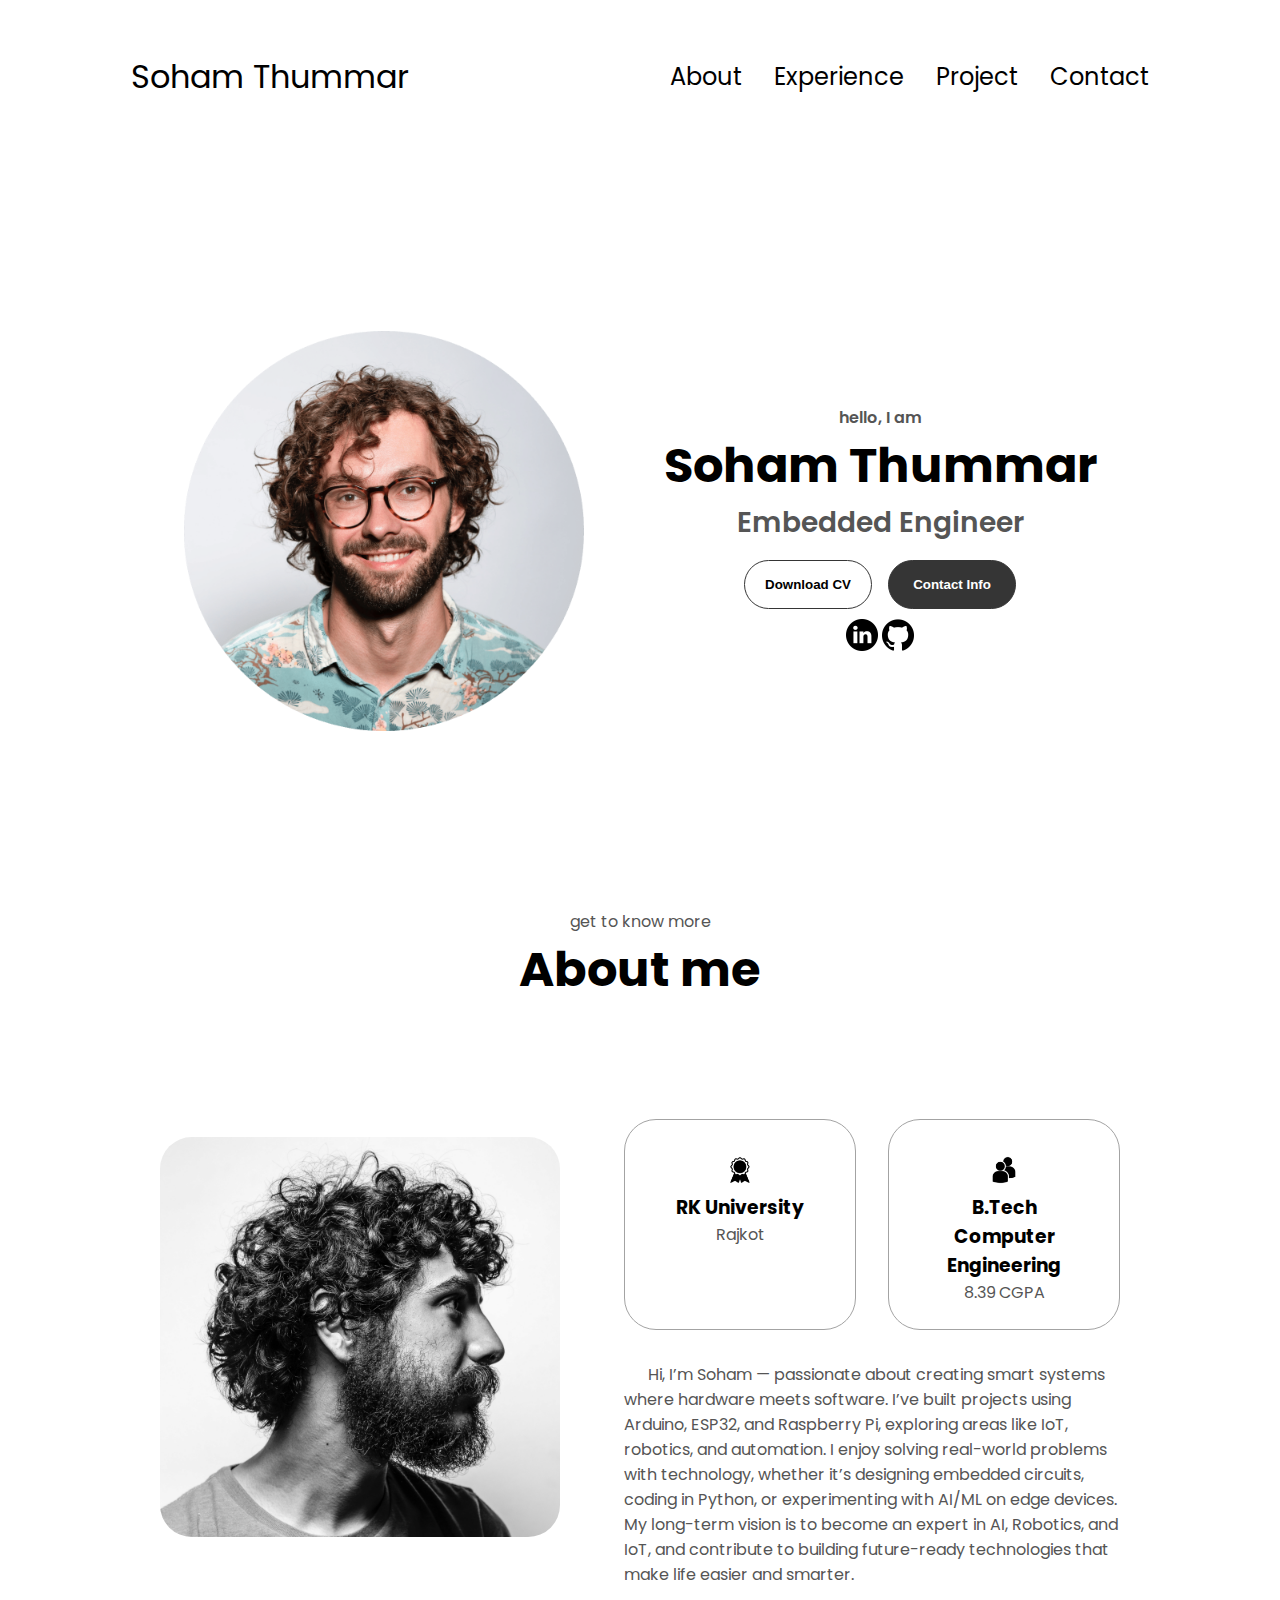
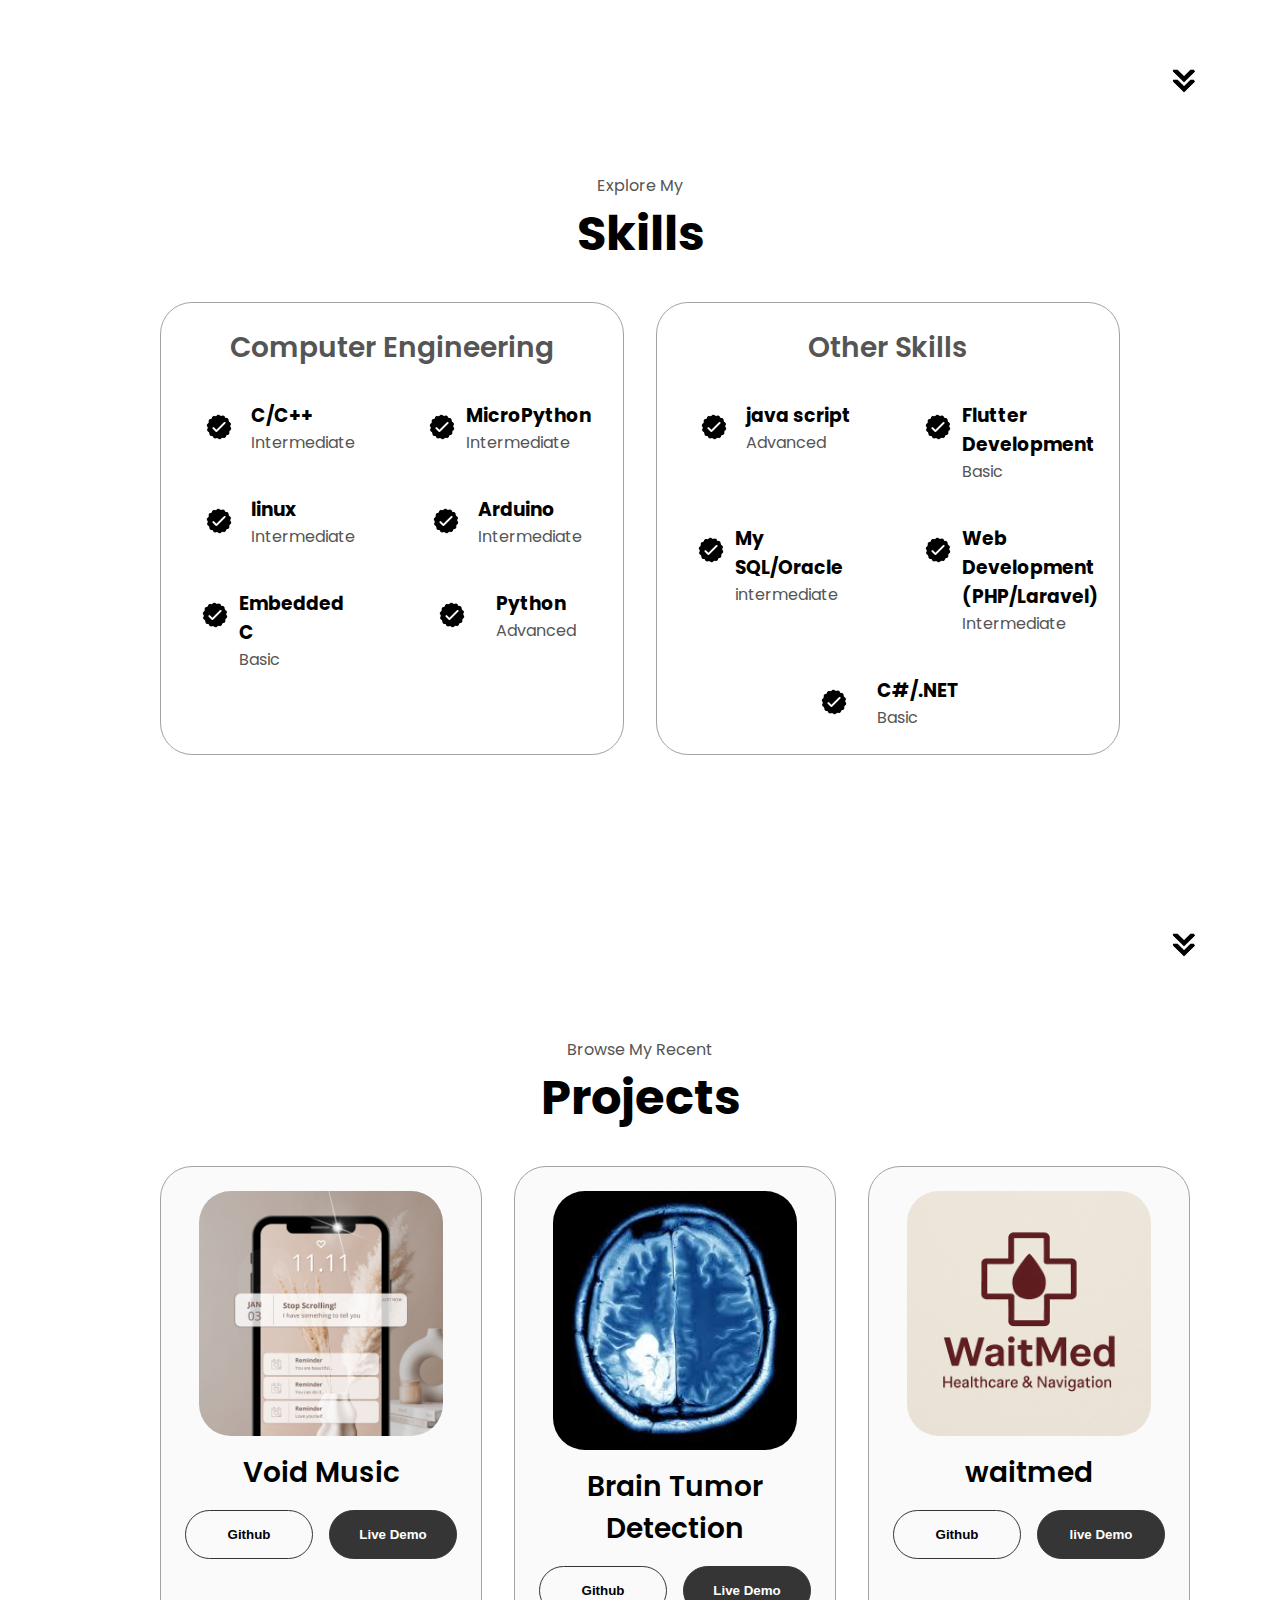
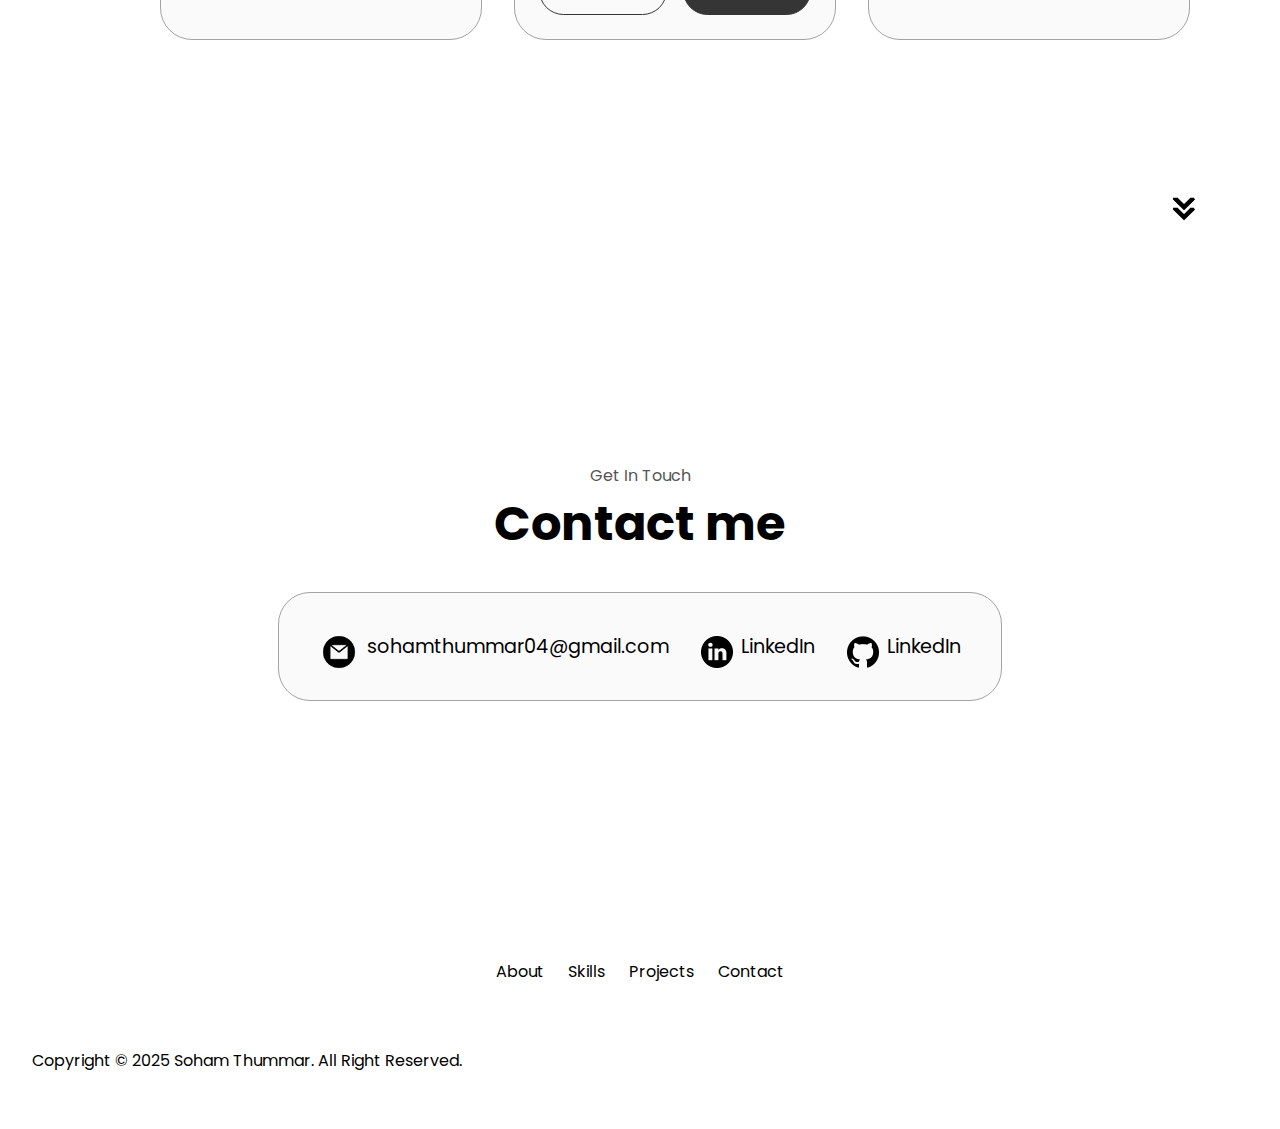
<file: index.html>
<!doctype html>
<html lang="en">
  <head>
    <meta charset="UTF-8" />
    <meta name="viewport" content="width=device-width, initial-scale=1.0" />
    <title>My Portfolio</title>

    <!-- Google Fonts -->
    <link
      href="https://fonts.googleapis.com/css2?family=Poppins:wght@300;400;500;600&display=swap"
      rel="stylesheet"
    />

    <!-- CSS Files -->
    <link rel="stylesheet" href="gui_style.css" />
    <link rel="stylesheet" href="mediaqueries.css" />

    <!-- JS -->
  </head>

  <body>
    <!-- nav bar starts -->
    <nav id="desktop-nav">
      <div class="logo">Soham Thummar</div>
      <div>
        <ul class="nav-links">
          <li><a href="#about">About</a></li>
          <li><a href="#experience">Experience</a></li>
          <li><a href="#project">Project</a></li>
          <li><a href="#contact">Contact</a></li>
        </ul>
      </div>
    </nav>
    <!-- for mobiles -->
    <nav id="hamburger-nav">
      <div class="logo">Soham Thummar</div>
      <div class="hamburger-menu">
        <div class="hamburger-icon" onclick="toggleMenu()">
          <span></span>
          <span></span>
          <span></span>
        </div>
        <div class="menu-links">
          <li><a href="#about" onclick="toggleMenu()">About</a></li>
          <li><a href="#experience" onclick="toggleMenu()">Experience</a></li>
          <li><a href="#project" onclick="toggleMenu()">Project</a></li>
          <li><a href="#contact" onclick="toggleMenu()">Contact</a></li>
        </div>
      </div>
    </nav>
    <!-- nav basr ends here -->

    <!-- hero / 1st view -->
    <section id="profile">
      <div class="section_pic-container">
        <img
          src="./assets/profile-pic.png"
          alt="Soham Thummar profile picture"
          class="profile-pic"
        />
      </div>
      <div class="section_text">
        <p class="section_text_p1">hello, I am</p>
        <h1 class="title">Soham Thummar</h1>
        <p class="section_text_p2">Embedded Engineer</p>
        <div class="btn-container">
          <button
            class="btn btn-color-2"
            onclick="window.open('./assets/resume.pdf')"
          >
            Download CV
          </button>
          <button
            class="btn btn-color-1"
            onclick="location.href = './#contact'"
          >
            Contact Info
          </button>
        </div>
        <div id="social-container">
          <img
            src="./assets/linkedin.png"
            alt="my linkedin profile"
            class="icon"
            onclick="
              location.href =
                'https://www.linkedin.com/in/soham-thummar-950803211'
            "
          />
          <img
            src="./assets/github.png"
            alt="my linkedin profile"
            class="icon"
            onclick="location.href = 'https://github.com/SOHAM-THUMMAR'"
          />
        </div>
      </div>
    </section>

    <!-- about section  -->
    <section id="about">
      <p class="section_text_p1">get to know more</p>
      <h1 class="title">About me</h1>
      <div class="section-container">
        <div class="section_pic-container">
          <img src="assets/about-pic.png" alt="profile-pic" class="about-pic" />
        </div>
        <div class="about_detail-contiainer">
          <div class="about-containers">
            <div class="details-container">
              <img
                src="./assets/experience.png"
                alt="experience icon"
                class="icon"
              />
              <h3>RK University</h3>
              <p>Rajkot</p>
            </div>
            <div class="details-container">
              <img
                src="./assets/education.png"
                alt="education icon"
                class="icon"
              />
              <h3>
                B.Tech<br />
                Computer Engineering
              </h3>
              <p>8.39 CGPA</p>
            </div>
          </div>
          <div class="text-container">
            <p>
              &nbsp;&nbsp;&nbsp;&nbsp;&nbsp;&nbsp;Hi, I’m Soham — passionate
              about creating smart systems where hardware meets software. I’ve
              built projects using Arduino, ESP32, and Raspberry Pi, exploring
              areas like IoT, robotics, and automation. I enjoy solving
              real-world problems with technology, whether it’s designing
              embedded circuits, coding in Python, or experimenting with AI/ML
              on edge devices. My long-term vision is to become an expert in AI,
              Robotics, and IoT, and contribute to building future-ready
              technologies that make life easier and smarter.
            </p>
          </div>
        </div>
      </div>
      <img
        src="./assets/arrow.png"
        alt="arrow icon"
        class="icon arrow"
        onclick="location.href = './#experience'"
      />
    </section>

    <!-- skills/experience section -->
    <section id="experience">
      <p class="section_text_p1">Explore My</p>
      <h1 class="title">Skills</h1>
      <div class="experience-details-container">
        <div class="about-containers">
          <div class="details-container">
            <h2 class="experience-sub-title">Computer Engineering</h2>
            <!-- main skills part -->
            <div class="article-container">
              <article>
                <img src="./assets/checkmark.png" alt="skills" class="icon" />
                <div>
                  <h3>C/C++</h3>
                  <p>Intermediate</p>
                </div>
              </article>

              <article>
                <img src="./assets/checkmark.png" alt="skills" class="icon" />
                <div>
                  <h3>MicroPython</h3>
                  <p>Intermediate</p>
                </div>
              </article>

              <article>
                <img src="./assets/checkmark.png" alt="skills" class="icon" />
                <div>
                  <h3>linux</h3>
                  <p>Intermediate</p>
                </div>
              </article>

              <article>
                <img src="./assets/checkmark.png" alt="skills" class="icon" />
                <div>
                  <h3>Arduino</h3>
                  <p>Intermediate</p>
                </div>
              </article>

              <article>
                <img src="./assets/checkmark.png" alt="skills" class="icon" />
                <div>
                  <h3>Embedded C</h3>
                  <p>Basic</p>
                </div>
              </article>

              <article>
                <img src="./assets/checkmark.png" alt="skills" class="icon" />
                <div>
                  <h3>Python</h3>
                  <p>Advanced</p>
                </div>
              </article>
            </div>
          </div>

          <!-- other skills part -->
          <div class="details-container">
            <h2 class="experience-sub-title">Other Skills</h2>
            <div class="article-container">
              <article>
                <img src="./assets/checkmark.png" alt="skills" class="icon" />
                <div>
                  <h3>java script</h3>
                  <p>Advanced</p>
                </div>
              </article>

              <article>
                <img src="./assets/checkmark.png" alt="skills" class="icon" />
                <div>
                  <h3>Flutter Development</h3>
                  <p>Basic</p>
                </div>
              </article>

              <article>
                <img src="./assets/checkmark.png" alt="skills" class="icon" />
                <div>
                  <h3>My SQL/Oracle</h3>
                  <p>intermediate</p>
                </div>
              </article>

              <article>
                <img src="./assets/checkmark.png" alt="skills" class="icon" />
                <div>
                  <h3>Web Development (PHP/Laravel)</h3>
                  <p>Intermediate</p>
                </div>
              </article>
              <article>
                <img src="./assets/checkmark.png" alt="skills" class="icon" />
                <div>
                  <h3>C#/.NET</h3>
                  <p>Basic</p>
                </div>
              </article>
            </div>
          </div>
        </div>
      </div>
      <img
        src="./assets/arrow.png"
        alt="arrow icon"
        class="icon arrow"
        onclick="location.href = './#project'"
      />
    </section>

    <!-- project section -->
    <section id="project">
      <p class="section_text_p1">Browse My Recent</p>
      <h1 class="title">Projects</h1>
      <div class="experience-details-container">
        <div class="about-containers">
          <div class="details-container color-container">
            <div class="article-container">
              <img
                src="./assets/project-2.png"
                alt="Project-2"
                class="project-img"
              />
            </div>
            <h2 class="experience-sub-title project-title">Void Music</h2>
            <div class="btn-container">
              <button
                class="btn btn-color-2"
                onclick="
                  location.href = 'https://github.com/SOHAM-THUMMAR/Void-Music'
                "
              >
                Github
              </button>
              <button
                class="btn btn-color-1"
                onclick="location.href = 'https://voidmusic.xo.je/'"
              >
                Live Demo
              </button>
            </div>
          </div>

          <div class="details-container color-container">
            <div class="article-container">
              <img
                src="./assets/brain.jpeg"
                alt="Project-2"
                class="project-img"
              />
            </div>
            <h2 class="experience-sub-title project-title">Brain Tumor Detection</h2>
            <div class="btn-container">
              <button
                class="btn btn-color-2"
                onclick="
                  location.href = 'https://github.com/SOHAM-THUMMAR/Brain-Tumor-Detection-Model-using-Keras'
                "
              >
                Github
              </button>
              <button disabled
                class="btn btn-color-1"
                onclick="location.href = 'https://voidmusic.xo.je/'"
              >
                Live Demo
              </button>
            </div>
          </div>

          <div class="details-container color-container">
            <div class="article-container">
              <img
                src="./assets/waitmed.png"
                alt="Project-3"
                class="project-img"
              />
            </div>
            <h2 class="experience-sub-title project-title">waitmed</h2>
            <div class="btn-container">
              <button class="btn btn-color-2" onclick="location.href = 'https://github.com/SOHAM-THUMMAR/wait_med'">
                Github
              </button>
              <button class="btn btn-color-1" onclick="location.href = 'https://github.com/SOHAM-THUMMAR/wait_med'">
                live Demo
              </button>
            </div>
          </div>
          
        </div>
      </div>
      <img
        src="./assets/arrow.png"
        alt="arrow icon"
        class="icon arrow"
        onclick="location.href = './#contact'"
      />
    </section>

    <!-- contact section -->
    <section id="contact">
      <p class="section_text_p1">Get In Touch</p>
      <h1 class="title">Contact me</h1>

      <div class="contact-info-upper-container">
        <!-- Email -->
        <div class="contact-info-container">
          <img
            src="./assets/email.png"
            alt="Email icon"
            class="icon email-icon"
          />
          <p>
            <a href="mailto:sohamthummar04@gmail.com"
              >sohamthummar04@gmail.com</a
            >
          </p>
        </div>

        <!-- LinkedIn -->
        <div class="contact-info-container">
          <img src="./assets/linkedin.png" alt="LinkedIn icon" class="icon" />
          <p>
            <a
              href="https://www.linkedin.com/in/soham-thummar-950803211"
              target="_blank"
              rel="noopener noreferrer"
              >LinkedIn</a
            >
          </p>
        </div>
        <div class="contact-info-container">
          <img src="./assets/github.png" alt="github icon" class="icon" />
          <p>
            <a
              href="https://github.com/SOHAM-THUMMAR"
              target="_blank"
              rel="noopener noreferrer"
              >LinkedIn</a
            >
          </p>
        </div>
      </div>
    </section>

    <!-- footer -->
    <footer>
      <nav>
        <div class="nav-link-container">
          <ul class="nav-link">
            <li><a href="#about">About</a></li>
            <li><a href="#experience">Skills</a></li>
            <li><a href="#project">Projects</a></li>
            <li><a href="#contact">Contact</a></li>
          </ul>
        </div>
      </nav>
      <p>Copyright &#169; 2025 Soham Thummar. All Right Reserved.</p>
    </footer>

    <script src="app.js"></script>
  </body>
</html>
</file>
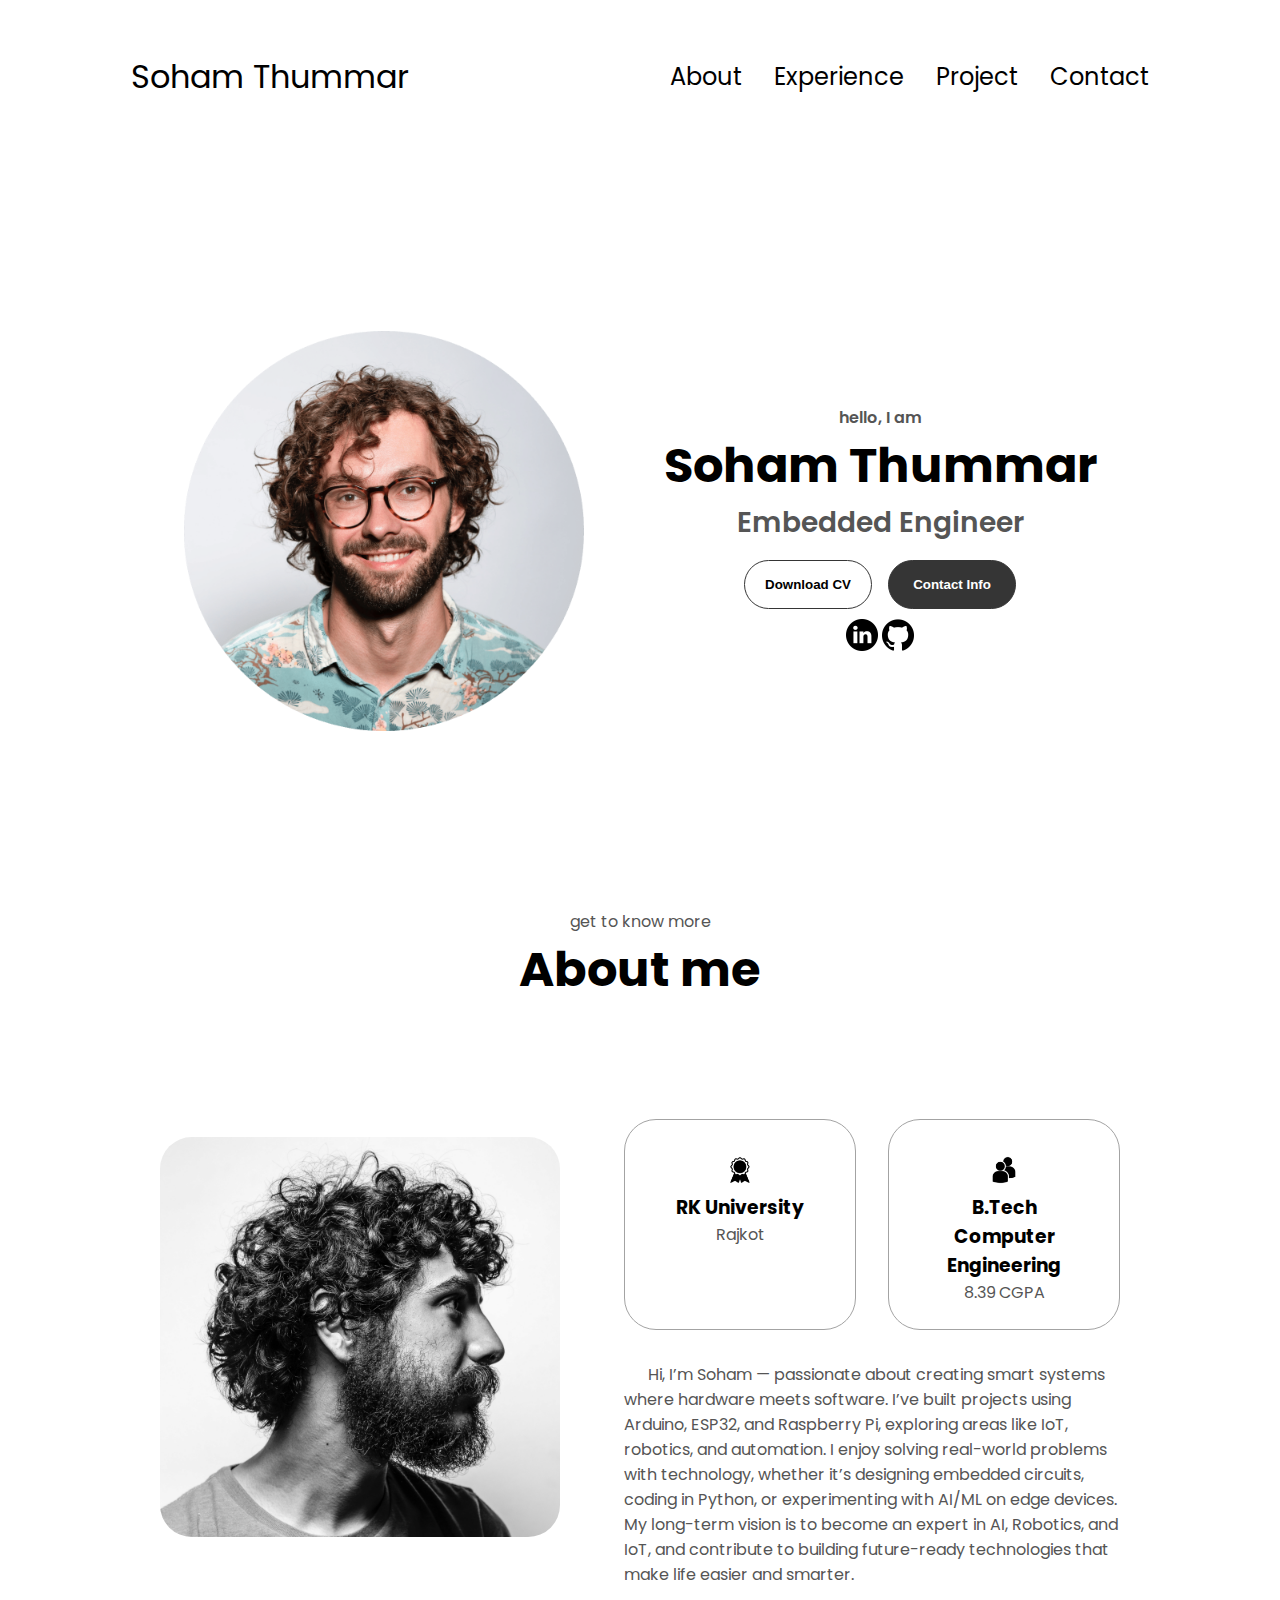
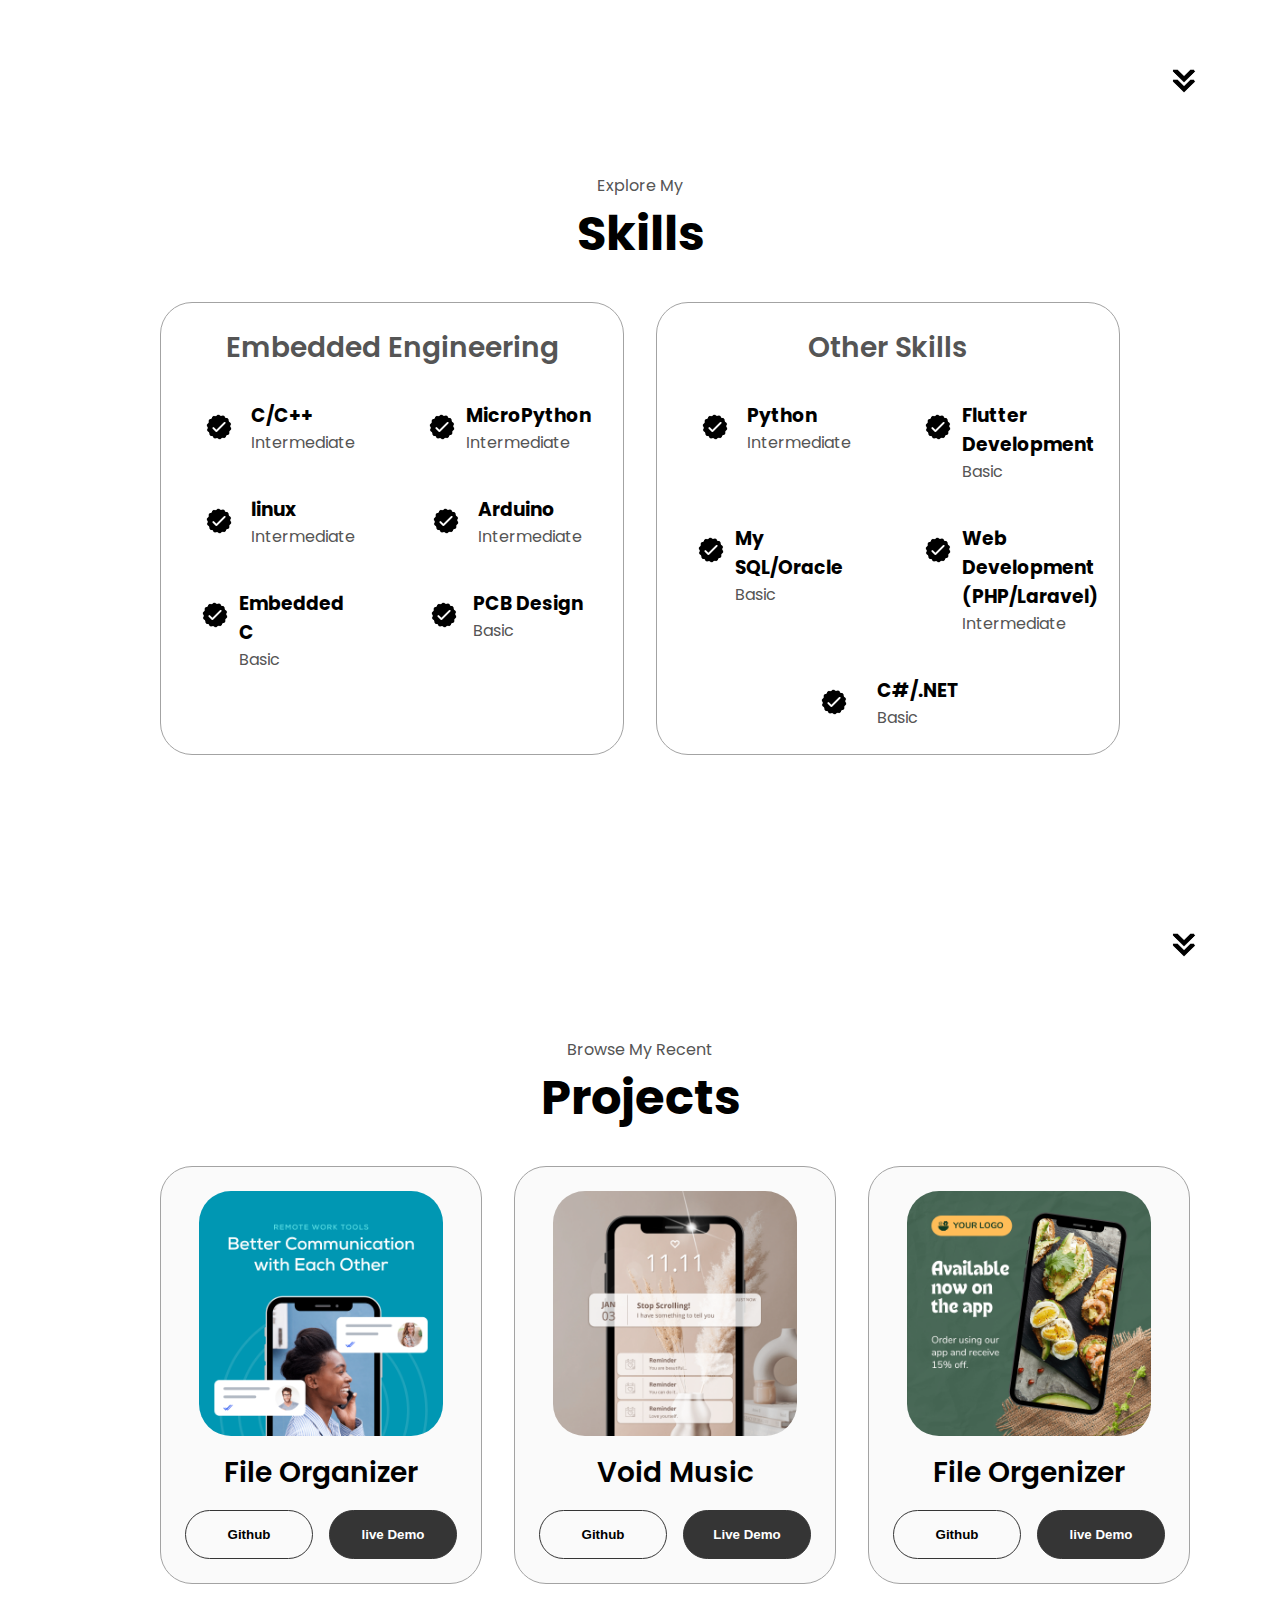
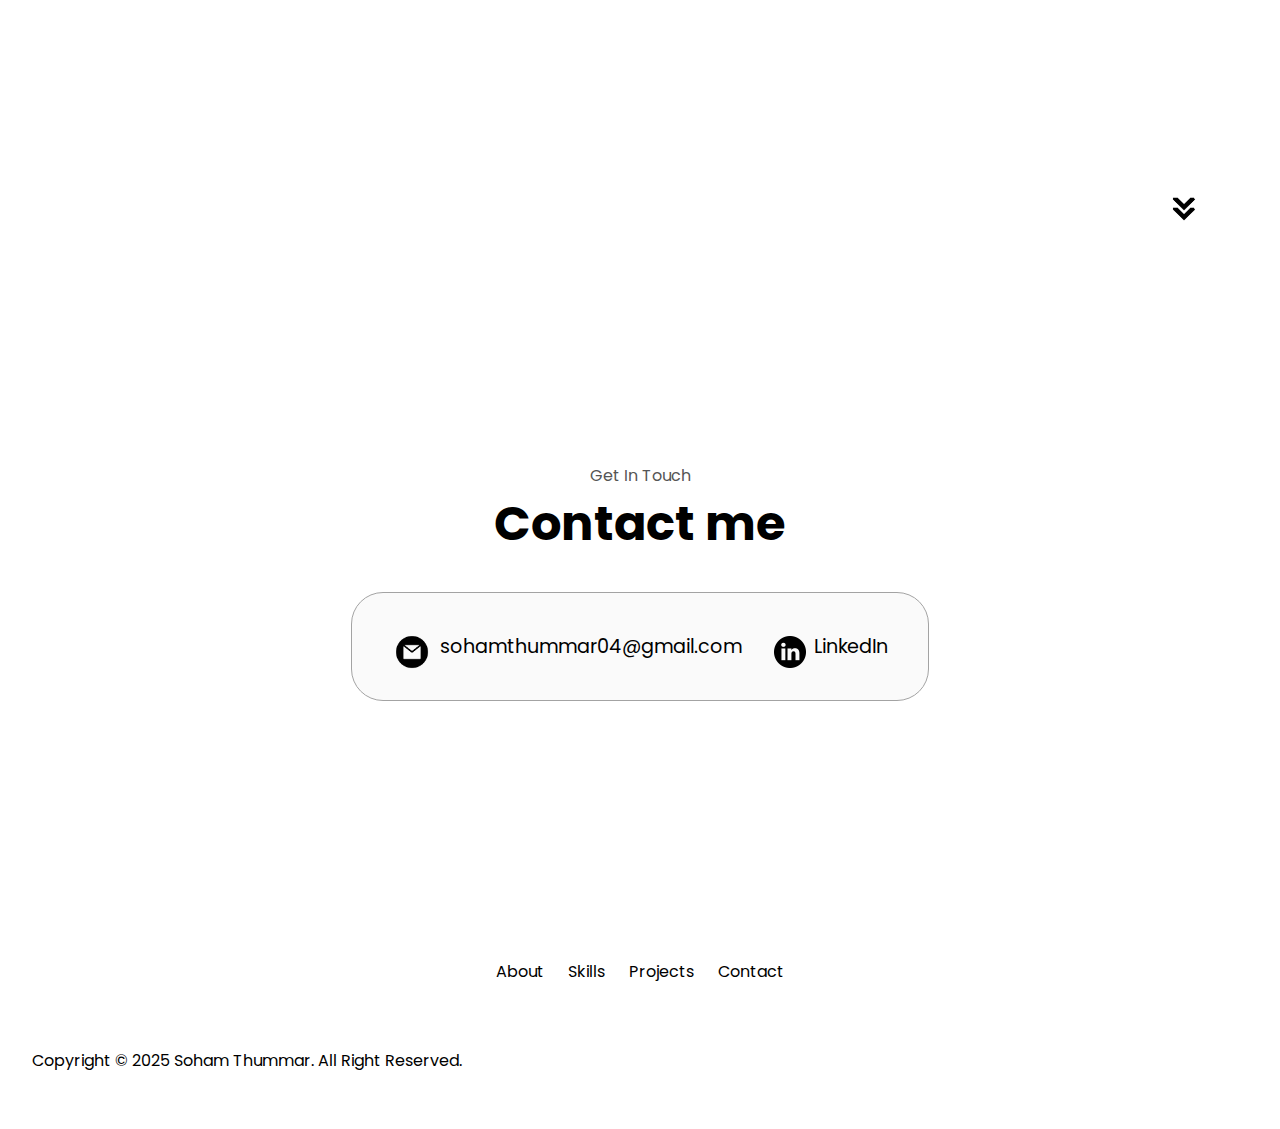
<file: gui_portfolio.html>
<!DOCTYPE html>
<html lang="en">
<head>
  <meta charset="UTF-8">
  <meta name="viewport" content="width=device-width, initial-scale=1.0">
  <title>My Portfolio</title>

  <!-- Google Fonts -->
  <link href="https://fonts.googleapis.com/css2?family=Poppins:wght@300;400;500;600&display=swap" rel="stylesheet">

  <!-- CSS Files -->
  <link rel="stylesheet" href="gui_style.css">
  <link rel="stylesheet" href="mediaqueries.css">

  <!-- JS -->
</head>

<body>

  <!-- nav bar starts -->
  <nav id="desktop-nav">
    <div class="logo">Soham Thummar</div>
    <div>
      <ul class="nav-links">
        <li><a href="#about">About</a></li>
        <li><a href="#experience">Experience</a></li>
        <li><a href="#project">Project</a></li>
        <li><a href="#contact">Contact</a></li>
      </ul>
    </div>
  </nav>
  <!-- for mobiles -->
  <nav id="hamburger-nav">
    <div class="logo">Soham Thummar</div>
    <div class="hamburger-menu">
      <div class="hamburger-icon" onclick="toggleMenu()">
        <span></span>
        <span></span>
        <span></span>
      </div>
      <div class="menu-links">
        <li><a href="#about" onclick="toggleMenu()">About</a></li>
        <li><a href="#experience" onclick="toggleMenu()">Experience</a></li>
        <li><a href="#project" onclick="toggleMenu()">Project</a></li>
        <li><a href="#contact" onclick="toggleMenu()">Contact</a></li>
      </div>
    </div>
  </nav>
  <!-- nav basr ends here -->

  <!-- hero / 1st view -->
  <section id="profile">
    <div class="section_pic-container">
      <img src="./assets/profile-pic.png" alt="Soham Thummar profile picture" class="profile-pic">
    </div>
    <div class="section_text">
      <p class="section_text_p1">hello, I am</p>
      <h1 class="title">Soham Thummar</h1>
      <p class="section_text_p2">Embedded Engineer</p>
      <div class="btn-container">
        <button class="btn btn-color-2" onclick="window.open('./assets/resume.pdf')">Download CV</button>
        <button class="btn btn-color-1" onclick="location.href='./#contact'">Contact Info</button>
      </div>
      <div id="social-container">
        <img src="./assets/linkedin.png" alt="my linkedin profile" class="icon" onclick="location.href='https://www.linkedin.com/in/soham-thummar-950803211'">
        <img src="./assets/github.png" alt="my linkedin profile" class="icon" onclick="location.href='https://github.com/SOHAM-THUMMAR'">

      </div>
    </div>
  </section>

  <!-- about section  -->
  <section id="about">
    <p class="section_text_p1">get to know more</p>
    <h1 class="title">About me</h1>
    <div class="section-container">
      <div class="section_pic-container">
        <img src="assets/about-pic.png" alt="profile-pic" class="about-pic">
      </div>
      <div class="about_detail-contiainer">
        <div class="about-containers">
          <div class="details-container">
            <img src="./assets/experience.png" alt="experience icon" class="icon">
            <h3>RK University</h3>
            <p>Rajkot</p>
          </div>
          <div class="details-container">
            <img src="./assets/education.png" alt="education icon" class="icon">
            <h3>B.Tech<br> Computer Engineering</h3>
            <p>8.39 CGPA</p>
          </div>
        </div>
        <div class="text-container">
          <p>
              &nbsp;&nbsp;&nbsp;&nbsp;&nbsp;&nbsp;Hi, I’m Soham — passionate about creating smart systems where hardware meets software.  
            I’ve built projects using Arduino, ESP32, and Raspberry Pi, exploring areas like IoT, robotics, and automation.  
            I enjoy solving real-world problems with technology, whether it’s designing embedded circuits, coding in Python, or experimenting with AI/ML on edge devices.  
            My long-term vision is to become an expert in AI, Robotics, and IoT, and contribute to building future-ready technologies that make life easier and smarter.  
          </p>
        </div>
      </div>
    </div>
    <img src="./assets/arrow.png" alt="arrow icon" class="icon arrow" onclick="location.href='./#experience'">
  </section>

<!-- skills/experience section -->
  <section id="experience">
    <p class="section_text_p1">Explore My</p>
    <h1 class="title">Skills</h1>
    <div class="experience-details-container">
      <div class="about-containers">
        <div class="details-container">
          <h2 class="experience-sub-title">Embedded Engineering</h2>
          <!-- main skills part -->
          <div class="article-container">
            <article>
              <img src="./assets/checkmark.png" alt="skills" class="icon">
              <div>
                <h3>C/C++</h3>
                <p>Intermediate</p>
              </div>
            </article>

            <article>
              <img src="./assets/checkmark.png" alt="skills" class="icon">
              <div>
                <h3>MicroPython</h3>
                <p>Intermediate</p>
              </div>
            </article>

            <article>
              <img src="./assets/checkmark.png" alt="skills" class="icon">
              <div>
                <h3>linux</h3>
                <p>Intermediate</p>
              </div>
            </article>

            <article>
              <img src="./assets/checkmark.png" alt="skills" class="icon">
              <div>
                <h3>Arduino</h3>
                <p>Intermediate</p>
              </div>
            </article>

            <article>
              <img src="./assets/checkmark.png" alt="skills" class="icon">
              <div>
                <h3>Embedded C</h3>
                <p>Basic</p>
              </div>
            </article>

            <article>
              <img src="./assets/checkmark.png" alt="skills" class="icon">
              <div>
                <h3>PCB Design</h3>
                <p>Basic</p>
              </div>
            </article>

          </div>
        </div>

        <!-- other skills part -->
        <div class="details-container">
          <h2 class="experience-sub-title">Other Skills</h2>
          <div class="article-container">
            <article>
              <img src="./assets/checkmark.png" alt="skills" class="icon">
              <div>
                <h3>Python</h3>
                <p>Intermediate</p>
              </div>
            </article>

            <article>
              <img src="./assets/checkmark.png" alt="skills" class="icon">
              <div>
                <h3>Flutter Development</h3>
                <p>Basic</p>
              </div>
            </article>

            <article>
              <img src="./assets/checkmark.png" alt="skills" class="icon">
              <div>
                <h3>My SQL/Oracle</h3>
                <p>Basic</p>
              </div>
            </article>

            <article>
              <img src="./assets/checkmark.png" alt="skills" class="icon">
              <div>
                <h3>Web Development (PHP/Laravel)</h3>
                <p>Intermediate</p>
              </div>
            </article>
            <article>
              <img src="./assets/checkmark.png" alt="skills" class="icon">
              <div>
                <h3>C#/.NET</h3>
                <p>Basic</p>
              </div>
            </article>

          </div>
        </div>
      </div>
    </div>
    <img src="./assets/arrow.png" alt="arrow icon" class="icon arrow" onclick="location.href='./#project'">
  </section>

<!-- project section -->
  <section id="project">
    <p class="section_text_p1">Browse My Recent</p>
    <h1 class="title">Projects</h1>
    <div class="experience-details-container">
      <div class="about-containers">
      <div class="details-container color-container">
        <div class="article-container">
          <img src="./assets/project-1.png" alt="Project-1" class="project-img">
        </div>
        <h2 class="experience-sub-title project-title">File Organizer</h2>
        <div class="btn-container">
      
          <button class="btn btn-color-2" onclick="location.href='https://github.com/S0ham001/collage-mini-file-orgenizer'">


            Github
          </button>
          <button class="btn btn-color-1" onclick="location.href='https://youtu.be/70jrzAq6GQk'">
            live Demo
          </button>
        </div>
      </div>
      <div class="details-container color-container">
        <div class="article-container">
          <img src="./assets/project-2.png" alt="Project-2" class="project-img">
        </div>
        <h2 class="experience-sub-title project-title">Void Music</h2>
        <div class="btn-container">
          <button class="btn btn-color-2" onclick="location.href='https://github.com/SOHAM-THUMMAR/Void-Music'">
            Github
          </button>
          <button class="btn btn-color-1" onclick="location.href='https://voidmusic.xo.je/'">
            Live Demo
          </button>

        </div>
      </div>
            
      <div class="details-container color-container">
        <div class="article-container">
          <img src="./assets/project-3.png" alt="Project-3" class="project-img">
        </div>
        <h2 class="experience-sub-title project-title">File Orgenizer</h2>
        <div class="btn-container">
          <button class="btn btn-color-2" onclick="location.href=''">
            Github
          </button>
          <button class="btn btn-color-1" onclick="location.href=''">
            live Demo
          </button>
        </div>
      </div>
    </div>
    </div>
    <img src="./assets/arrow.png" alt="arrow icon" class="icon arrow" onclick="location.href='./#contact'">
  </section>

<!-- contact section -->
<section id="contact">
  <p class="section_text_p1">Get In Touch</p>
  <h1 class="title">Contact me</h1>

  <div class="contact-info-upper-container">
    <!-- Email -->
    <div class="contact-info-container">
      <img src="./assets/email.png" alt="Email icon" class="icon email-icon">
      <p><a href="mailto:sohamthummar04@gmail.com">sohamthummar04@gmail.com</a></p>
    </div>

    <!-- LinkedIn -->
    <div class="contact-info-container">
      <img src="./assets/linkedin.png" alt="LinkedIn icon" class="icon">
      <p><a href="https://www.linkedin.com/in/soham-thummar-950803211" target="_blank" rel="noopener noreferrer">LinkedIn</a></p>
    </div>
  </div>
</section>

<!-- footer -->
<footer>
  <nav>
    <div class="nav-link-container">
      <ul class="nav-link">
        <li><a href="#about">About</a></li>
        <li><a href="#experience">Skills</a></li>
        <li><a href="#project">Projects</a></li>
        <li><a href="#contact">Contact</a></li>
      </ul>
    </div>
  </nav>
  <p>Copyright &#169; 2025 Soham Thummar. All Right Reserved.</p>
</footer>

  <script src="app.js"></script>
</body>
</html>
</file>
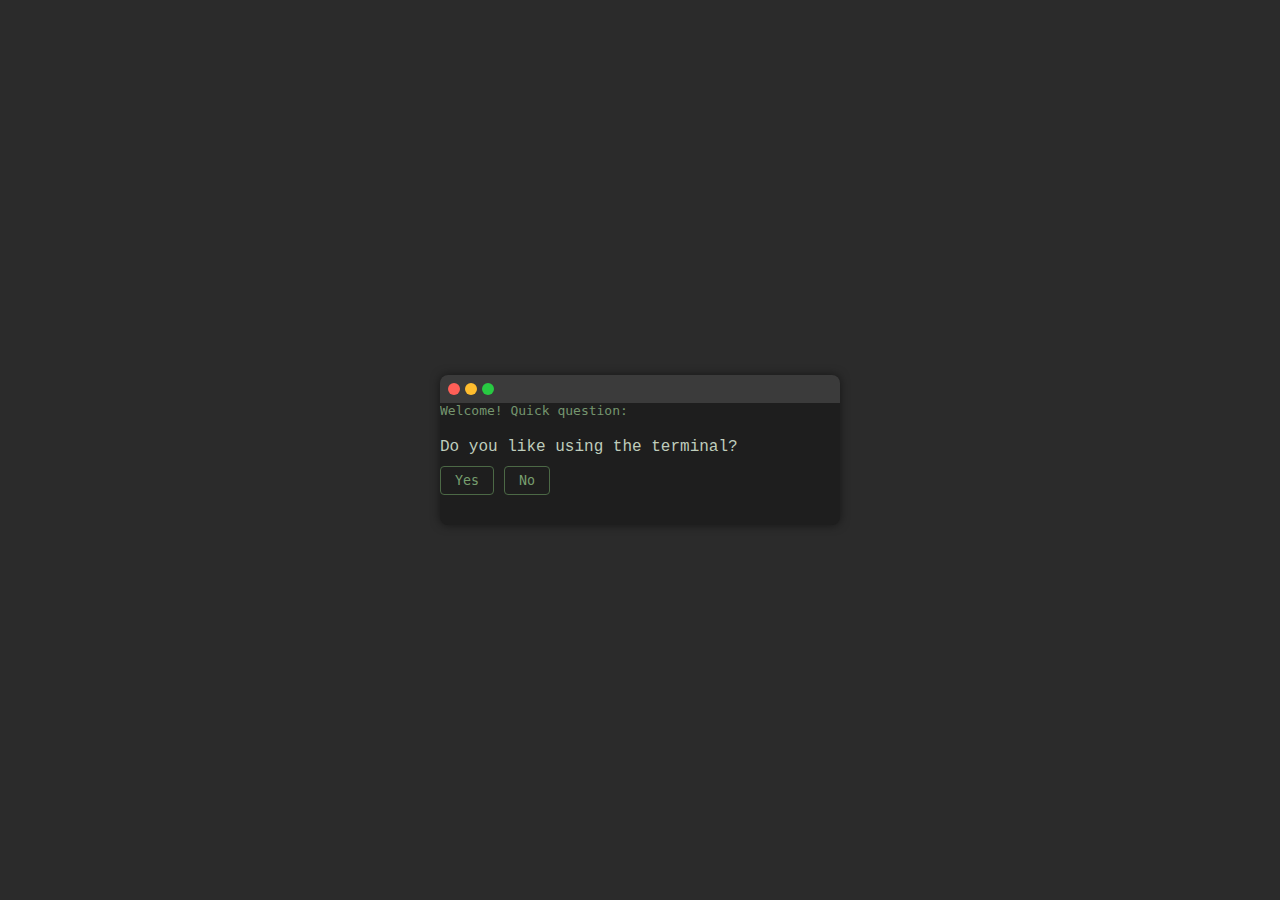
<file: index-1.html>
<!DOCTYPE html>
<html lang="en">
<head>
  <meta charset="UTF-8">
  <meta name="viewport" content="width=device-width, initial-scale=1.0">
  <title>Terminal Preference</title>
  <link rel="stylesheet" href="index_css.css">
</head>
<body>
  <div class="terminal-window">
    <div class="terminal-header">
      <div class="button red"></div>
      <div class="button yellow"></div>
      <div class="button green"></div>
    </div>

    <div class="ascii-art">
      <pre style="margin: 0; color: #75956e;">
Welcome! Quick question:
      </pre>
      <div style="color: #bfcdbc; margin-top: 5px;">
        Do you like using the terminal?
      </div>
      <div class="button-container">
        <button class="terminal-btn" onclick="location.href='terminal_portfolio.html'">Yes</button>
        <button class="terminal-btn" onclick="location.href='gui_portfolio.html'">No</button>
      </div>
    </div>
  </div>
</body>
</html>
</file>
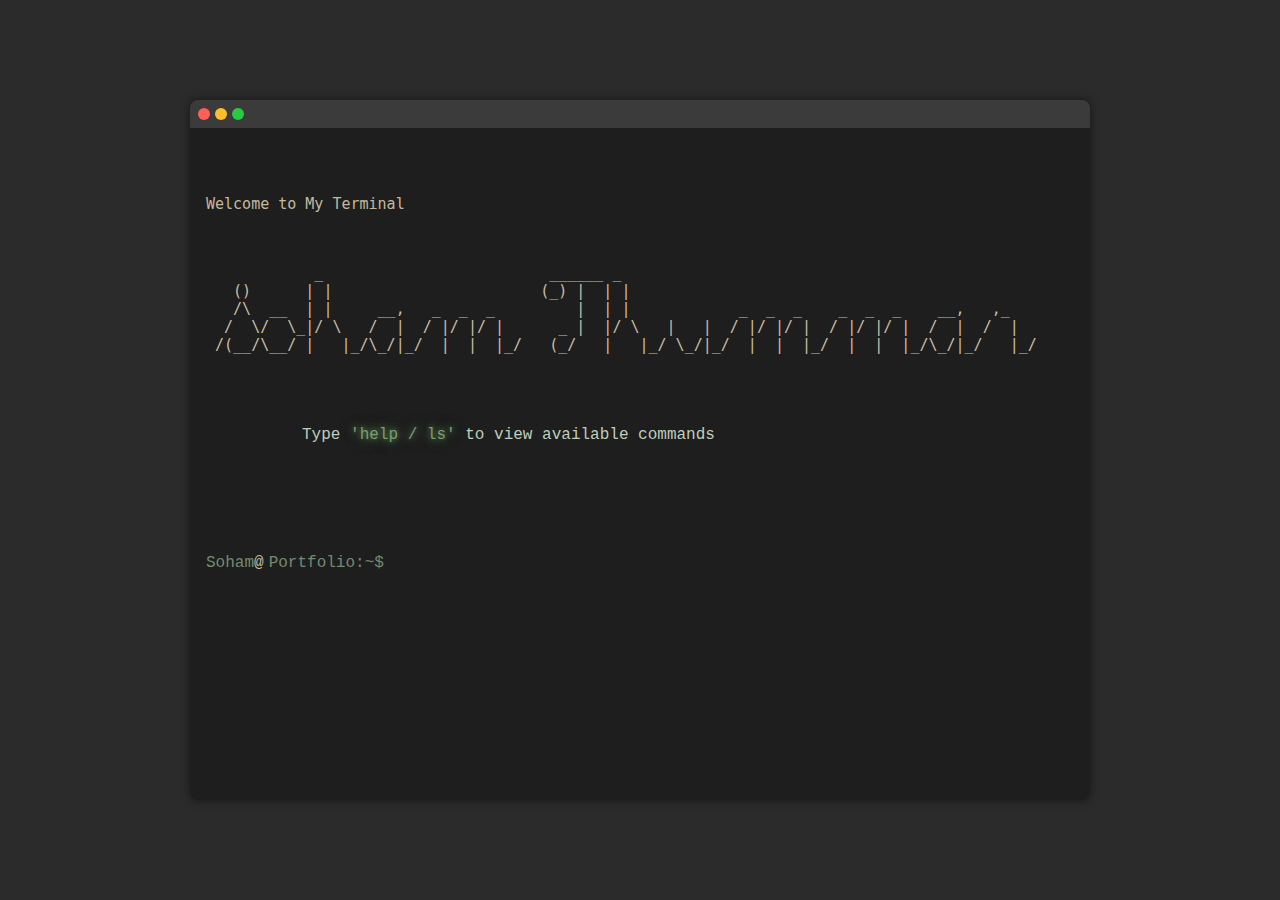
<file: terminal_portfolio.html>
<!DOCTYPE html>
<html lang="en">
<head>
  <meta charset="UTF-8">
  <meta name="viewport" content="width=device-width, initial-scale=1.0">
  <title>Soham's Terminal</title>
  <link rel="stylesheet" href="cli_styles.css">
</head>
<body>
  <div class="terminal-window">
    <div class="terminal-header">
      <div class="button red"></div>
      <div class="button yellow"></div>
      <div class="button green"></div>
    </div>

    <!-- Put everything scrollable inside .terminal-body -->
    <div class="terminal-body" id="terminalBody">

      <!-- ASCII Art (will scroll away naturally) -->
      <div class="ascii-art">
        <pre>
<p style="color: #c4b99c;">Welcome to My Terminal</p>

            _                         ______ _                                              
   ()      | |                       (_) |  | |                                             
   /\  __  | |     __,   _  _  _         |  | |            _  _  _    _  _  _    __,   ,_   
  /  \/  \_|/ \   /  |  / |/ |/ |      _ |  |/ \   |   |  / |/ |/ |  / |/ |/ |  /  |  /  |  
 /(__/\__/ |   |_/\_/|_/  |  |  |_/   (_/   |   |_/ \_/|_/  |  |  |_/  |  |  |_/\_/|_/   |_/
        </pre>
        <div style="color: #bfcdbc;">
          Type <span class="help">'help / ls'</span> to view available commands
        </div>
        <div class="output"></div>
      </div>

      <!-- Command Line -->
      <div class="command-line">
        <span>Soham<span style="color: #c4b99c;">@</span>Portfolio:~$ </span>
        <textarea id="userInput" rows="1" autocomplete="off" autofocus></textarea>
      </div>
    </div>
  </div>

  <!-- jQuery CDN -->
  <script src="https://code.jquery.com/jquery-3.6.0.min.js"></script>
  <script src="cli_script.js"></script>
</body>
</html>
</file>
<file: gui_style.css>
/* GENERAL */


* {
  margin: 0;
  padding: 0;
}

body {
  font-family: "Poppins", sans-serif !important;
}


html {
  scroll-behavior: smooth;
}

p {
  color: rgb(85, 85, 85);
}

/* TRANSITION */

a,
.btn {
  transition: all 300ms ease;
}

/* navbar */

nav, .nav-links{
display: flex;
}

nav{
  justify-content: space-around;
  align-items: center;
  height: 17vh;
}
.nav-links{
  gap: 2rem;
  list-style: none;
  font-size: 1.5rem;
}
a{
  color:black;
  text-decoration: none;
  text-decoration-color: white;
}
a:hover{
  color: gray;
  text-decoration: underline;
  text-underline-offset: 1rem;
  text-decoration-color: rgb(181, 181, 181);
}

.logo{
  font-size: 2rem;;
}
.logo:hover{
  cursor: default;  
}

/* for mobile hamburgar menu */

#hamburger-nav {
  display: none;
}

.hamburger-menu{
  position: relative;
  display: inline-block;
}

.hamburger-icon{
  display: flex;
  flex-direction: column;
  justify-content: space-between;
  height: 24px;
  width: 30px;
  cursor: pointer;
}

.hamburger-icon span{
  width: 100%;
  height: 2px;
  background-color: black;
  transition: all 0.3s ease-in-out;
}

.menu-links{
  position: absolute;
  top: 100%;
  right: 0;
  background-color: white;
  width: fit-content;
  max-height: 0;
  overflow: hidden;
  transition: all 0.3s ease-in-out;
}

.menu-links a{
  display: block;
  padding: 10px;
  text-align: center;
  font-size: 1.5rem;
  text-decoration: none;
  transition: all 0.3s ease-in-out;
}

.menu-links li{
  list-style: none;
}

.menu-links.open{
  max-height: 300px; /* Adjust as needed */
}

.hamburger-icon.open span:first-child{
  transform: rotate(45deg) translate(10px, 5px);
}
.hamburger-icon.open span:nth-child(2){
  opacity: 0;
}
.hamburger-icon.open span:last-child{
  transform: rotate(-45deg) translate(10px, -5px);
}

.hamburger-icon span:first-child{
  transform: none;
}

.hamburger-icon span:first-child{
  opacity: 1;
}

.hamburger-icon span:first-child{
  transform: none;
}


/* navbar endes here */

/* section(full) */
section{
  padding-top: 4vh;
  height: 96vh;
  margin: 0 10rem;
  box-sizing: border-box;
  min-height: fit-content;

}

.section-container{
  display: flex;
}

/* profile section */

#profile{
  display: flex;
  justify-content: center;
  gap: 5rem;
  height: 80vh;
}

.section_pic-container{
  display: flex;
  height: 400px;
  width: 400px;
  margin: auto 0;
}

.section_text{
  align-self: center;
  text-align: center;

}

.section_text p{
  font-weight: 600;
}
.section_text_p1{
  text-align: center;

}
.section_text_p2{
  font-size: 1.75rem;
  margin-bottom: 1rem;
}

.title{
  font-size: 3rem;
  text-align: center;
}

.social-container{
  display: flex;
  justify-content: center;
  gap: 1rem;
  margin-top: 1rem;
}

/* icons (social) */

.icon{
  margin-top: 10px;
  cursor: pointer;
  height: 2rem;
}

/* buttons */

.btn-container{
  display: flex;
  justify-content: center;
  gap: 1rem;
}
.btn{
  font-weight: 600;
  transition: all 300ms ease;
  padding: 1rem;
  width: 8rem;
  border-radius: 2rem;
}

.btn-color-1, .btn-color-2{
  border: rgb(53,53,53) 0.1rem solid;
}

.btn-color-1:hover,
.btn-color-2:hover{
  cursor: pointer;
}

.btn-color-1,
.btn-color-2:hover{
  background: rgb(53,53,53);
  color: white;
}

.btn-color-1:hover{
  background: rgb(0,0,0);
}

.btn-color-2{
  background: none;
}

.btn-color-2:hover{
  border: rgb(255,255,255) 0.1rem solid;
}
.btn-container{
  gap: 1rem;
}

/* about section */

#about{
  position: relative;

}

.about-containers{
  gap: 2rem;
  margin-bottom: 2rem;
  margin-top: 2rem;

}

.about_details-container{
  justify-content: center;
  flex-direction: column;

}

.about-containers, .about_details-container{
  display: flex;

}

.about-pic{
  border-radius: 2rem;
}

.arrow{
  position: absolute;
  right: -5rem;
  bottom: 2.5rem;
}

.details-container{
  padding: 1.5rem;
  flex: 1;
  background: white;
  border-radius: 2rem;
  border: rgb(53,53,53) .1rem solid;
  border-color: rgb(163,163,163);
  text-align: center;
}

.section-container{
  display: flex;
  align-items: center; 
  gap: 4rem;
  height: 80%;
}

.section_pic-container{
  height: 400px;
  width: 400px;
  margin: auto 0;
}

/* experience section */
#experience{
  position: relative;
}

.experience-sub-title{
  color:rgb(85,85,85);
  font-weight: 600;
  font-size: 1.75rem;
  margin-bottom: 2rem;

}

.experience-details-container{
  display: flex;
  justify-content: center;
  flex-direction: column;
}

.article-container{
  display: flex;
  text-align: initial;
  flex-wrap: wrap;
  flex-direction: row;
  gap: 2.5rem;
  justify-content: space-around;

}

article{
  display: flex;
  width: 10rem;
  gap: .5rem;
  justify-content: space-around;
}

article .icon{
  cursor: default;
}

/* project section */


#project{
  position: relative;
}

.color-container{
  border-color: rgb(163,163,163);
  background: rgb(250,250,250);
}

.project-img{
  width: 90%;
  border-radius: 2rem;
  height: 90%;
}

.project-title{
  margin: 1rem ;
  color: black;

}

.project-btn{
  color: black;
  border-color: rgb(163,163,163);
}

/* contact section */


#contact{
  display: flex;
  justify-content: center;
  flex-direction: column;
  height: 70vh;
}

.contact-info-upper-container{
  display: inline-flex;        /* shrink to fit content */
  justify-content: center;     /* center items inside */
  align-items: center;         /* vertically center */
  border-radius: 2rem;
  border: 0.1rem solid rgb(163, 163, 163);
  background: rgb(250, 250, 250);
  padding: 0.8rem 1.5rem;      /* spacing inside */
  margin: 2rem auto;           /* centers the whole box */
  width: fit-content;          /* makes the box size auto-fit the content */

}

.contact-info-container {
  display: flex;
  align-items: center;   /* <-- this ensures icon and text line up */
  gap: 0.5rem;
  margin: 1rem;
}


.contact-info-container .icon{
  cursor: default;
}

.contact-info-container p{
  font-size: larger;
}

.email-icon{
  height: 2.5rem;
}

/* footer */


footer{

  height: 26vh;
  margin: 0 1rem;

}

footer p {
  display: inline;
  margin: 0 1rem;
  text-align: center;
}

footer {
  height: 26vh;
  margin: 0 1rem;
}

footer ul {
  list-style: none;          /* remove bullets */
  padding: 0;
  margin: 0;
  display: flex;             /* horizontal layout */
  justify-content: center;   /* center items */
  gap: 1.5rem;               /* space between items */
}

footer li {
  display: inline;           /* optional, flex already handles */
}

footer a, footer p {
  text-decoration: none;
  color: inherit;
}
</file>
<file: mediaqueries.css>
@media screen and (max-width: 1200px) {
  #desktop-nav {
    display: none;
  }
  #hamburger-nav {
    display: flex;
  }
}
</file>
<file: index_css.css>
.button-container {
    margin-top: 10px;
    display: flex;
    gap: 10px;
}

.terminal-btn {
    background-color: #1e1e1e;
    border: 1px solid #4c6946;
    color: #779f6f;
    padding: 6px 14px;
    font-family: monospace;
    cursor: pointer;
    transition: all 0.3s ease;
    border-radius: 4px;
}

.terminal-btn:hover {
    background-color: #4c6946;
    color: #1e1e1e;
    box-shadow: 0 0 10px #4c6946, 0 0 20px #7fff7f;
}
body {
  background-color: #2b2b2b;
  color: #f0f0f0;
  font-family: 'Courier New', Courier, monospace;
  margin: 0;
  display: flex;
  justify-content: center;
  align-items: center;
  height: 100vh;
}

.terminal-window {
  width: 400px;
  height: 150px;
  background-color: #1e1e1e;
  border-radius: 8px;
  overflow: hidden;
  box-shadow: 0px 0px 10px rgba(0, 0, 0, 0.5);
  display: flex;
  flex-direction: column;
}

.terminal-header {
  background-color: #3b3b3b;
  padding: 8px;
  display: flex;
}

.button {
  width: 12px;
  height: 12px;
  border-radius: 50%;
  margin-right: 5px;
}

.red { background-color: #ff5f57; }
.yellow { background-color: #ffbd2e; }
.green { background-color: #28ca42; }
</file>
<file: cli_styles.css>
body {
  background-color: #2b2b2b;
  color: #f0f0f0;
  font-family: 'Courier New', Courier, monospace;
  margin: 0;
  display: flex;
  justify-content: center;
  align-items: center;
  height: 100vh;
}

.terminal-window {
  width: 900px;
  height: 700px;
  background-color: #1e1e1e;
  border-radius: 8px;
  overflow: hidden;
  box-shadow: 0px 0px 10px rgba(0, 0, 0, 0.5);
  display: flex;
  flex-direction: column;
}

.terminal-header {
  background-color: #3b3b3b;
  padding: 8px;
  display: flex;
}

.button {
  width: 12px;
  height: 12px;
  border-radius: 50%;
  margin-right: 5px;
}

.red { background-color: #ff5f57; }
.yellow { background-color: #ffbd2e; }
.green { background-color: #28ca42; }

.ascii-art {
  background-color: #1e1e1e;
  /* padding: 13px; */
  font-family: 'Courier New', Courier, monospace;
  white-space: pre;
}

.ascii-art pre {
    color: rgb(203, 189, 162);
    font-size: 15px;
    margin: 0; /* Remove extra margin */
}

.terminal-body {
  padding: 16px;
  flex: 1;
  overflow-y: auto;
}

.command-line {
  display: flex;
  align-items: flex-start;
  margin-top: 10px;
}

.command-line span {
  color: #738b6f;
  margin-right: 5px;
}

#userInput {
  background: transparent;
  border: none;
  outline: none;
  color: rgb(255, 255, 255);
  font-family: monospace;
  font-size: 16px;
  width: 100%;
  resize: none;
  overflow: hidden;
  caret-color: rgb(255, 255, 255);
}

.output {
  margin-top: 10px;
  white-space: pre-wrap;
  font-family: 'Courier New', Courier, monospace;
  font-size: 16px;
  color: #665b5b;
}


.response-line {
    margin-left: 20px;
    margin-top: 5px;
    white-space: pre-wrap; /* preserves line breaks from JS */
}

.help {
    color: #779f6f; /* base color */
    text-shadow: 0 0 5px #4c6946, 0 0 10px #4c6946, 0 0 15px #4c6946;
    animation: glow 3s infinite alternate;
}

@keyframes glow {
    0% {
        text-shadow: 0 0 5px #4c6946, 0 0 10px #4c6946, 0 0 15px #4c6946;
    }
    40% {
        text-shadow: 0 0 10px #7fff7f, 0 0 20px #7fff7f, 0 0 30px #7fff7f;
    }
}
</file>
